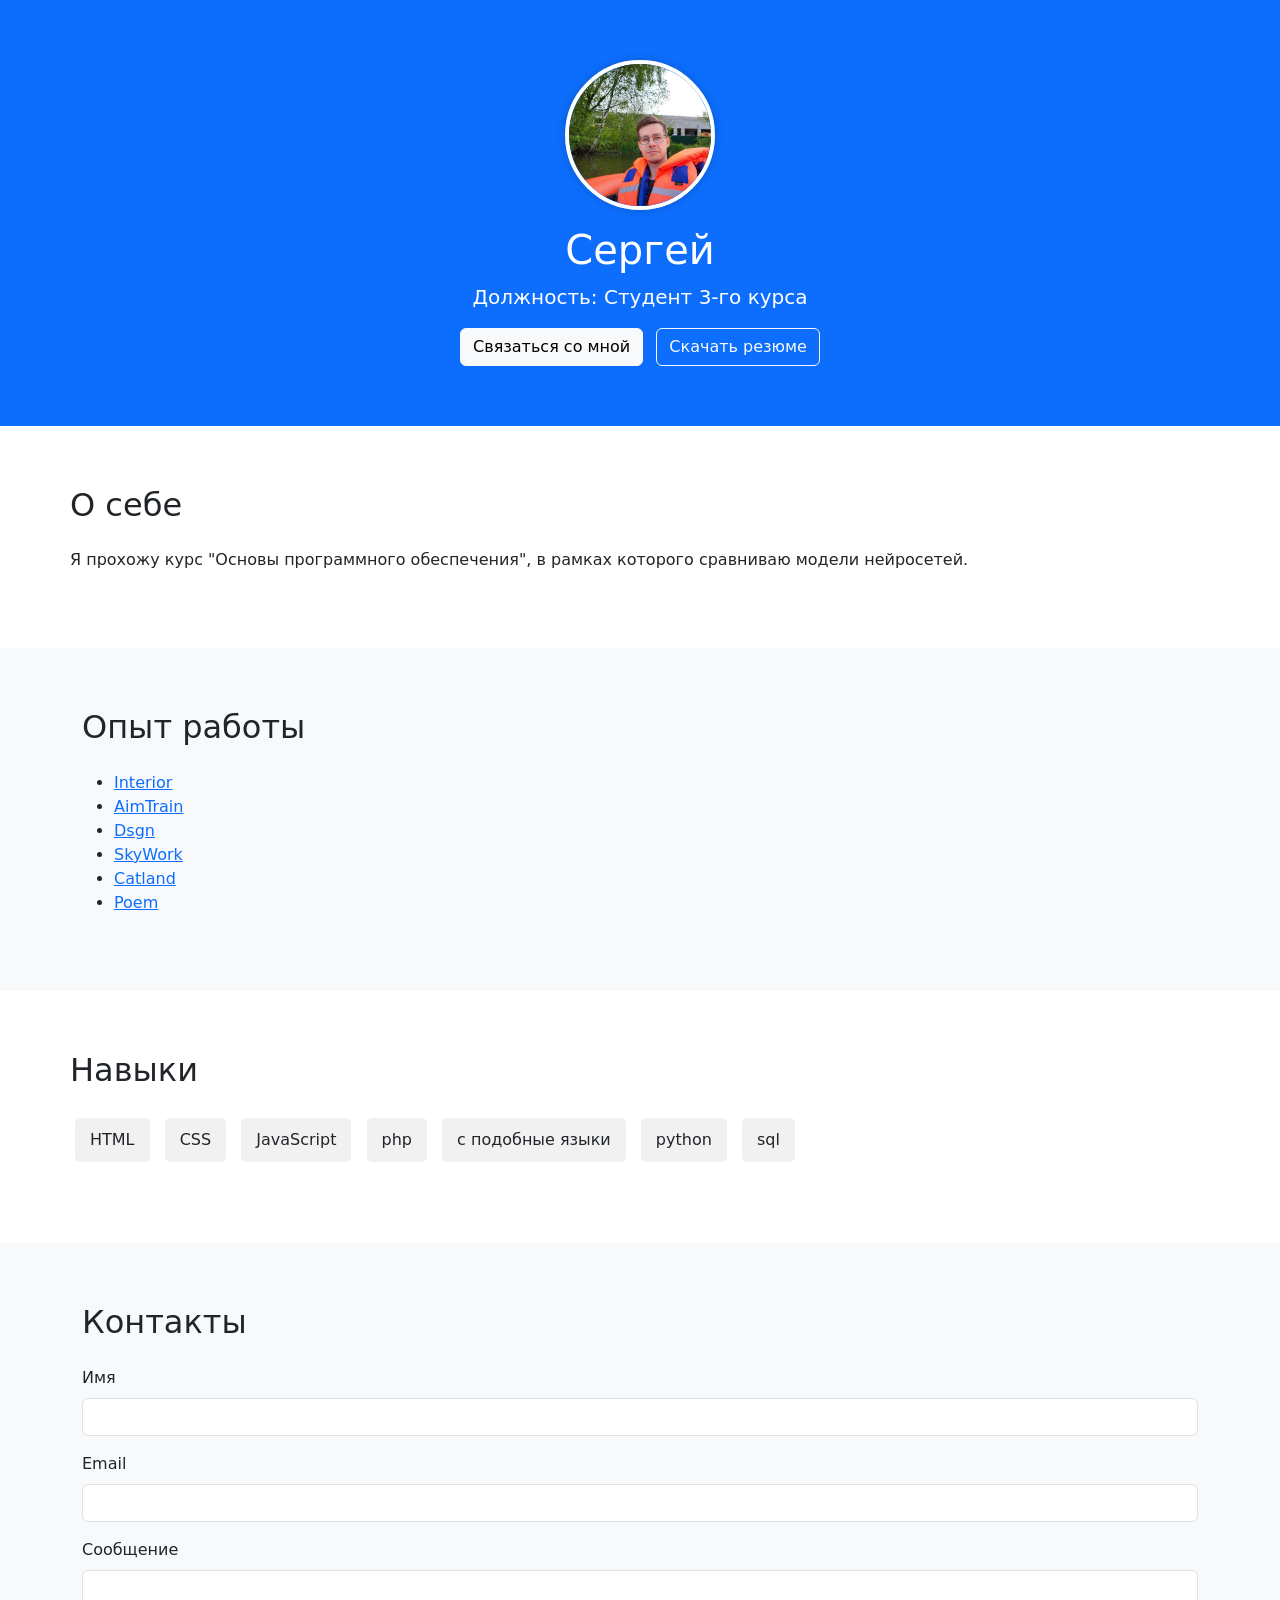
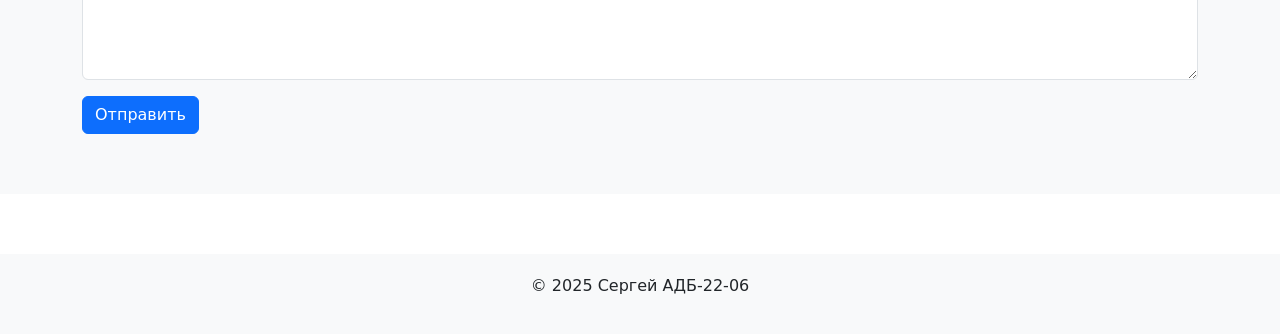
<file: chatgpt.html>
<!DOCTYPE html>
<html lang="ru">
<head>
  <meta charset="UTF-8">
  <meta name="viewport" content="width=device-width, initial-scale=1">
  <title>Резюме — Сергей</title>
  <link href="https://cdn.jsdelivr.net/npm/bootstrap@5.3.3/dist/css/bootstrap.min.css" rel="stylesheet">
  <style>
    body {
      scroll-behavior: smooth;
    }

    .circle-img {
      width: 150px;
      height: 150px;
      object-fit: cover;
      border-radius: 50%;
      border: 4px solid #fff;
      box-shadow: 0 0 10px rgba(0, 0, 0, 0.2);
    }

    .section {
      padding: 60px 0;
    }

    .skills-list li {
      display: inline-block;
      background: #f1f1f1;
      margin: 5px;
      padding: 10px 15px;
      border-radius: 5px;
    }

    footer {
      background: #f8f9fa;
      text-align: center;
      padding: 20px 0;
      margin-top: 60px;
    }

    .thank-you {
      display: none;
    }
  </style>
</head>
<body>

<!-- Header -->
<header class="bg-primary text-white text-center section">
  <img src="itsme.jpg" alt="Фото Сергея" class="circle-img mb-3">
  <h1>Сергей</h1>
  <p class="lead">Должность: Студент 3-го курса</p>
  <div class="mt-3">
    <a href="#contacts" class="btn btn-light me-2">Связаться со мной</a>
    <a href="#" class="btn btn-outline-light">Скачать резюме</a>
  </div>
</header>

<!-- О себе -->
<section class="section container">
  <h2 class="mb-4">О себе</h2>
  <p>Я прохожу курс "Основы программного обеспечения", в рамках которого сравниваю модели нейросетей.</p>
</section>

<!-- Опыт работы -->
<section class="section bg-light">
  <div class="container">
    <h2 class="mb-4">Опыт работы</h2>
    <ul>
      <li><a href="https://sergey-g1.github.io/interior" target="_blank">Interior</a></li>
      <li><a href="https://sergey-g1.github.io/aimTrain/" target="_blank">AimTrain</a></li>
      <li><a href="https://sergey-g1.github.io/dsgn/" target="_blank">Dsgn</a></li>
      <li><a href="https://sergey-g1.github.io/SkyWork/" target="_blank">SkyWork</a></li>
      <li><a href="https://sergey-g1.github.io/catland/" target="_blank">Catland</a></li>
      <li ><a href="https://sergey-g1.github.io/poem/" target="_blank">Poem</a></li>
  
    </ul>
  </div>
</section>

<!-- Навыки -->
<section class="section container">
  <h2 class="mb-4">Навыки</h2>
  <ul class="skills-list list-unstyled">
    <li>HTML</li>
    <li>CSS</li>
    <li>JavaScript</li>
    <li>php</li>
    <li>c подобные языки</li>
    <li>python</li>
    <li>sql</li>
  </ul>
</section>

<!-- Контакты -->
<section class="section bg-light" id="contacts">
  <div class="container">
    <h2 class="mb-4">Контакты</h2>
    <form id="contactForm">
      <div class="mb-3">
        <label for="name" class="form-label">Имя</label>
        <input type="text" class="form-control" id="name" required>
      </div>
      <div class="mb-3">
        <label for="email" class="form-label">Email</label>
        <input type="email" class="form-control" id="email" required>
      </div>
      <div class="mb-3">
        <label for="message" class="form-label">Сообщение</label>
        <textarea class="form-control" id="message" rows="4" required></textarea>
      </div>
      <button type="submit" class="btn btn-primary">Отправить</button>
    </form>
    <div class="alert alert-success mt-3 thank-you" role="alert">
      Спасибо за обращение!
    </div>
  </div>
</section>

<!-- Footer -->
<footer>
  <p>© 2025 Сергей АДБ-22-06</p>
</footer>

<script>
  // Простая валидация формы
  document.getElementById("contactForm").addEventListener("submit", function(e) {
    e.preventDefault();

    const name = document.getElementById("name").value.trim();
    const email = document.getElementById("email").value.trim();
    const message = document.getElementById("message").value.trim();

    if (!name || !email || !message) {
      alert("Пожалуйста, заполните все поля.");
      return;
    }

    // Имитация отправки
    document.querySelector(".thank-you").style.display = "block";
    this.reset();
  });
</script>

</body>
</html>
</file>
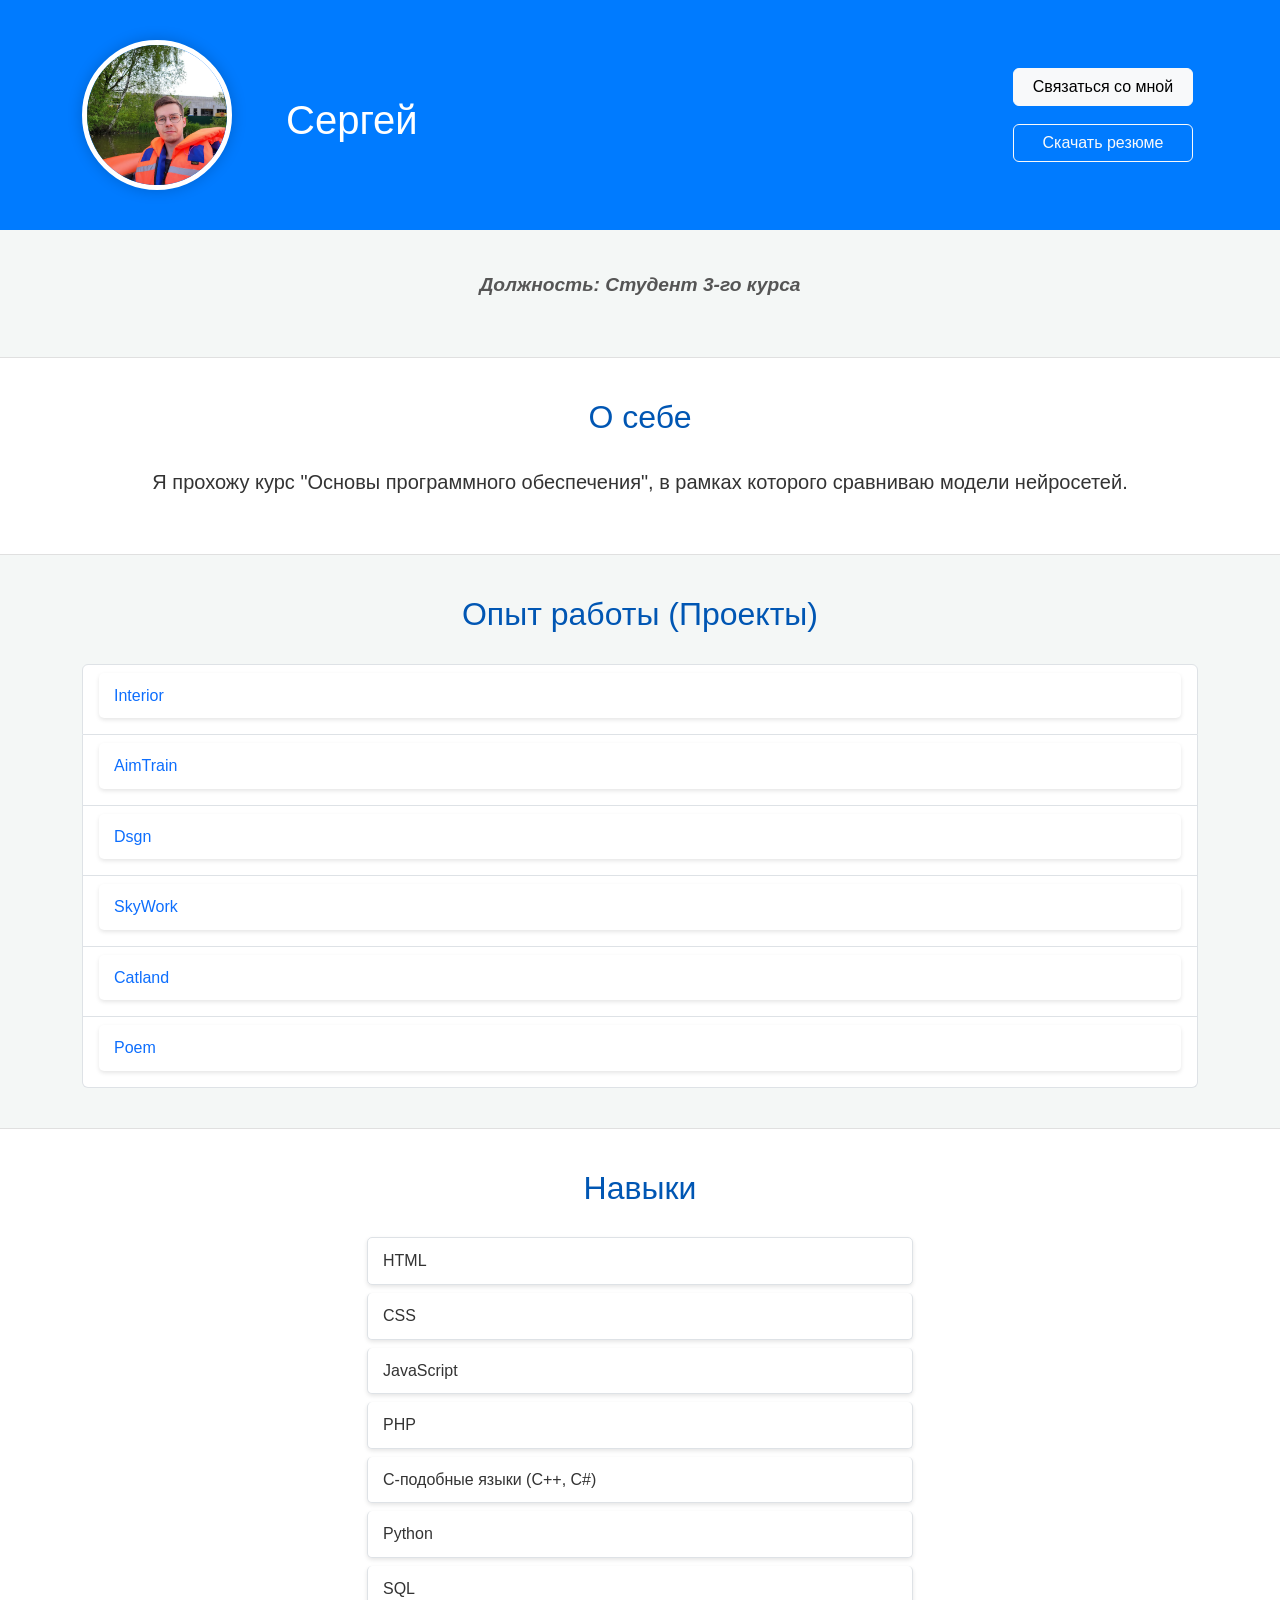
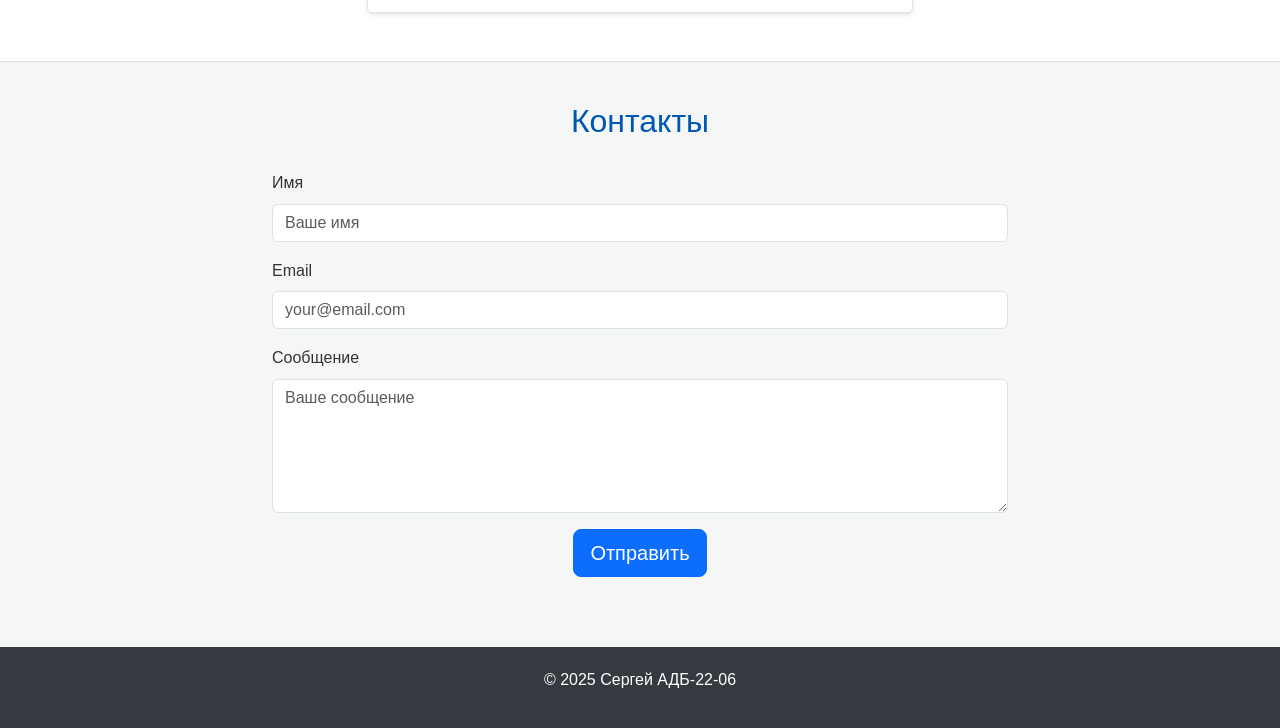
<file: gemini.html>
<!DOCTYPE html>
<html lang="ru">
<head>
    <meta charset="UTF-8">
    <meta name="viewport" content="width=device-width, initial-scale=1.0">
    <title>Резюме - Сергей</title>
    <!-- Bootstrap CSS -->
    <link href="https://cdn.jsdelivr.net/npm/bootstrap@5.3.3/dist/css/bootstrap.min.css" rel="stylesheet" integrity="sha384-QWTKZyjpPEjISv5WaRU9OFeRpok6YctnYmDr5pNlyT2bRjXh0JMhjY6hW+ALEwIH" crossorigin="anonymous">
    
    <style>
        body {
            font-family: 'Segoe UI', Tahoma, Geneva, Verdana, sans-serif;
            line-height: 1.6;
            background-color: #f4f7f6; /* Светлый фон для всей страницы */
            color: #333;
        }

        html {
            scroll-behavior: smooth;
        }

        .header {
            background-color: #007bff; /* Bootstrap primary color */
            color: white;
            padding: 40px 20px;
            text-align: center;
        }

        .header img {
            width: 150px;
            height: 150px;
            object-fit: cover; /* Чтобы изображение не искажалось */
            border: 5px solid white;
            box-shadow: 0 0 15px rgba(0,0,0,0.2);
        }

        .header h1 {
            margin-top: 20px;
            margin-bottom: 10px;
            font-size: 2.5rem;
        }

        .header .btn {
            margin: 10px 5px;
        }

        .section {
            padding: 40px 0;
            border-bottom: 1px solid #e0e0e0;
        }
        .section:last-of-type {
            border-bottom: none;
        }

        .section h2 {
            text-align: center;
            margin-bottom: 30px;
            color: #0056b3; /* Темнее основного синего */
        }

        #position p {
            text-align: center;
            font-size: 1.2rem;
            color: #555;
            font-style: italic;
        }

        #experience ul, #skills ul {
            list-style-type: none;
            padding-left: 0;
        }
        
        #experience li a, #skills li {
            display: block;
            padding: 10px 15px;
            margin-bottom: 8px;
            background-color: #ffffff;
            border-radius: 5px;
            box-shadow: 0 2px 4px rgba(0,0,0,0.1);
            transition: transform 0.2s ease-in-out, box-shadow 0.2s ease-in-out;
        }

        #experience li a:hover {
            transform: translateY(-2px);
            box-shadow: 0 4px 8px rgba(0,0,0,0.15);
            text-decoration: none;
            color: #0056b3;
        }
        
        #skills li {
             color: #333;
        }


        .contact-form input, .contact-form textarea {
            margin-bottom: 15px;
        }

        .form-feedback {
            margin-top: 15px;
            padding: 10px;
            border-radius: 5px;
            text-align: center;
        }

        .form-feedback.success {
            background-color: #d4edda;
            color: #155724;
            border: 1px solid #c3e6cb;
        }
        .form-feedback.error {
            background-color: #f8d7da;
            color: #721c24;
            border: 1px solid #f5c6cb;
        }


        .footer {
            background-color: #343a40; /* Bootstrap dark color */
            color: white;
            text-align: center;
            padding: 20px 0;
            margin-top: 30px;
        }

        /* Адаптивность для хедера */
        @media (min-width: 768px) {
            .header {
                display: flex;
                align-items: center;
                text-align: left;
            }
            .header img {
                margin-right: 30px;
            }
            .header-content {
                flex-grow: 1;
            }
            .header-actions {
                margin-left: auto; /* Прижимает кнопки вправо */
                display: flex;
                flex-direction: column; /* Кнопки друг под другом на больших экранах, если нужно */
                align-items: flex-end; /* Выравнивание кнопок по правому краю */
            }
             .header-actions .btn {
                min-width: 180px; /* Чтобы кнопки были одинаковой ширины */
            }
        }
         @media (max-width: 767.98px) {
            .header-actions {
                margin-top: 20px;
            }
        }
    </style>
</head>
<body>

    <!-- 1. Header -->
    <header class="header">
        <div class="container">
            <div class="row align-items-center">
                <div class="col-md-auto text-center text-md-start mb-3 mb-md-0">
                    <img src="itsme.jpg" alt="Сергей" class="rounded-circle">
                </div>
                <div class="col-md text-center text-md-start">
                    <h1>Сергей</h1>
                </div>
                <div class="col-md-auto text-center text-md-end">
                    <div class="header-actions">
                        <a href="#contacts" class="btn btn-light mb-2">Связаться со мной</a>
                        <a href="#" class="btn btn-outline-light">Скачать резюме</a>
                    </div>
                </div>
            </div>
        </div>
    </header>

    <main>
        <!-- 2. Должность -->
        <section id="position" class="section">
            <div class="container">
                <p><strong>Должность: Студент 3-го курса</strong></p>
            </div>
        </section>

        <!-- 3. О себе -->
        <section id="about" class="section bg-white">
            <div class="container">
                <h2>О себе</h2>
                <p class="lead text-center">
                    Я прохожу курс "Основы программного обеспечения", в рамках которого сравниваю модели нейросетей.
                </p>
            </div>
        </section>

        <!-- 4. Опыт работы -->
        <section id="experience" class="section">
            <div class="container">
                <h2>Опыт работы (Проекты)</h2>
                <ul class="list-group">
                    <li class="list-group-item"><a href="https://sergey-g1.github.io/interior" target="_blank" class="text-decoration-none">Interior</a></li>
                    <li class="list-group-item"><a href="https://sergey-g1.github.io/aimTrain/" target="_blank" class="text-decoration-none">AimTrain</a></li>
                    <li class="list-group-item"><a href="https://sergey-g1.github.io/dsgn/" target="_blank" class="text-decoration-none">Dsgn</a></li>
                    <li class="list-group-item"><a href="https://sergey-g1.github.io/SkyWork/" target="_blank" class="text-decoration-none">SkyWork</a></li>
                    <li class="list-group-item"><a href="https://sergey-g1.github.io/catland/" target="_blank" class="text-decoration-none">Catland</a></li>
                    <li class="list-group-item"><a href="https://sergey-g1.github.io/poem/" target="_blank" class="text-decoration-none">Poem</a></li>
                </ul>
            </div>
        </section>

        <!-- 5. Навыки -->
        <section id="skills" class="section bg-white">
            <div class="container">
                <h2>Навыки</h2>
                <div class="row">
                    <div class="col-md-6 offset-md-3">
                        <ul class="list-group">
                            <li class="list-group-item">HTML</li>
                            <li class="list-group-item">CSS</li>
                            <li class="list-group-item">JavaScript</li>
                            <li class="list-group-item">PHP</li>
                            <li class="list-group-item">C-подобные языки (C++, C#)</li>
                            <li class="list-group-item">Python</li>
                            <li class="list-group-item">SQL</li>
                        </ul>
                    </div>
                </div>
            </div>
        </section>

        <!-- 6. Контакты -->
        <section id="contacts" class="section">
            <div class="container">
                <h2>Контакты</h2>
                <div class="row">
                    <div class="col-md-8 offset-md-2">
                        <form id="contactForm">
                            <div class="mb-3">
                                <label for="contactName" class="form-label">Имя</label>
                                <input type="text" class="form-control" id="contactName" placeholder="Ваше имя" required>
                            </div>
                            <div class="mb-3">
                                <label for="contactEmail" class="form-label">Email</label>
                                <input type="email" class="form-control" id="contactEmail" placeholder="your@email.com" required>
                            </div>
                            <div class="mb-3">
                                <label for="contactMessage" class="form-label">Сообщение</label>
                                <textarea class="form-control" id="contactMessage" rows="5" placeholder="Ваше сообщение" required></textarea>
                            </div>
                            <div class="text-center">
                                <button type="submit" class="btn btn-primary btn-lg">Отправить</button>
                            </div>
                        </form>
                        <div id="formFeedback" class="form-feedback d-none mt-4"></div>
                    </div>
                </div>
            </div>
        </section>
    </main>

    <!-- 7. Footer -->
    <footer class="footer">
        <div class="container">
            <p>&copy; 2025 Сергей АДБ-22-06</p>
        </div>
    </footer>

    <!-- Bootstrap JS Bundle (Popper.js included) -->
    <script src="https://cdn.jsdelivr.net/npm/bootstrap@5.3.3/dist/js/bootstrap.bundle.min.js" integrity="sha384-YvpcrYf0tY3lHB60NNkmXc5s9fDVZLESaAA55NDzOxhy9GkcIdslK1eN7N6jIeHz" crossorigin="anonymous"></script>

    <script>
        document.addEventListener('DOMContentLoaded', function() {
            const contactForm = document.getElementById('contactForm');
            const formFeedback = document.getElementById('formFeedback');

            contactForm.addEventListener('submit', function(event) {
                event.preventDefault(); // Предотвращаем стандартную отправку формы

                const nameInput = document.getElementById('contactName');
                const emailInput = document.getElementById('contactEmail');
                const messageInput = document.getElementById('contactMessage');

                let isValid = true;
                let errors = [];

                // Сброс предыдущих ошибок Bootstrap
                nameInput.classList.remove('is-invalid');
                emailInput.classList.remove('is-invalid');
                messageInput.classList.remove('is-invalid');
                formFeedback.classList.add('d-none');
                formFeedback.textContent = '';


                if (nameInput.value.trim() === '') {
                    isValid = false;
                    nameInput.classList.add('is-invalid');
                    errors.push('Имя не может быть пустым.');
                }
                if (emailInput.value.trim() === '') {
                    isValid = false;
                    emailInput.classList.add('is-invalid');
                    errors.push('Email не может быть пустым.');
                } else if (!isValidEmail(emailInput.value.trim())) {
                    isValid = false;
                    emailInput.classList.add('is-invalid');
                    errors.push('Введите корректный Email.');
                }
                if (messageInput.value.trim() === '') {
                    isValid = false;
                    messageInput.classList.add('is-invalid');
                    errors.push('Сообщение не может быть пустым.');
                }

                if (isValid) {
                    // Имитация отправки
                    console.log('Форма отправлена (имитация):');
                    console.log('Имя:', nameInput.value);
                    console.log('Email:', emailInput.value);
                    console.log('Сообщение:', messageInput.value);

                    // Показываем сообщение об успехе
                    formFeedback.textContent = 'Спасибо за обращение!';
                    formFeedback.className = 'form-feedback success'; // Убираем d-none и добавляем success
                    
                    // Очищаем форму
                    contactForm.reset();

                    // Можно скрыть форму или заблокировать поля после успешной "отправки"
                    // contactForm.style.display = 'none'; 
                    // или
                    // nameInput.disabled = true;
                    // emailInput.disabled = true;
                    // messageInput.disabled = true;
                    // contactForm.querySelector('button[type="submit"]').disabled = true;

                } else {
                    // Показываем ошибки
                    formFeedback.innerHTML = '<strong>Пожалуйста, исправьте ошибки:</strong><br>' + errors.join('<br>');
                    formFeedback.className = 'form-feedback error'; // Убираем d-none и добавляем error
                }
            });

            function isValidEmail(email) {
                // Простая проверка email
                const emailRegex = /^[^\s@]+@[^\s@]+\.[^\s@]+$/;
                return emailRegex.test(email);
            }
        });
    </script>
</body>
</html>
</file>
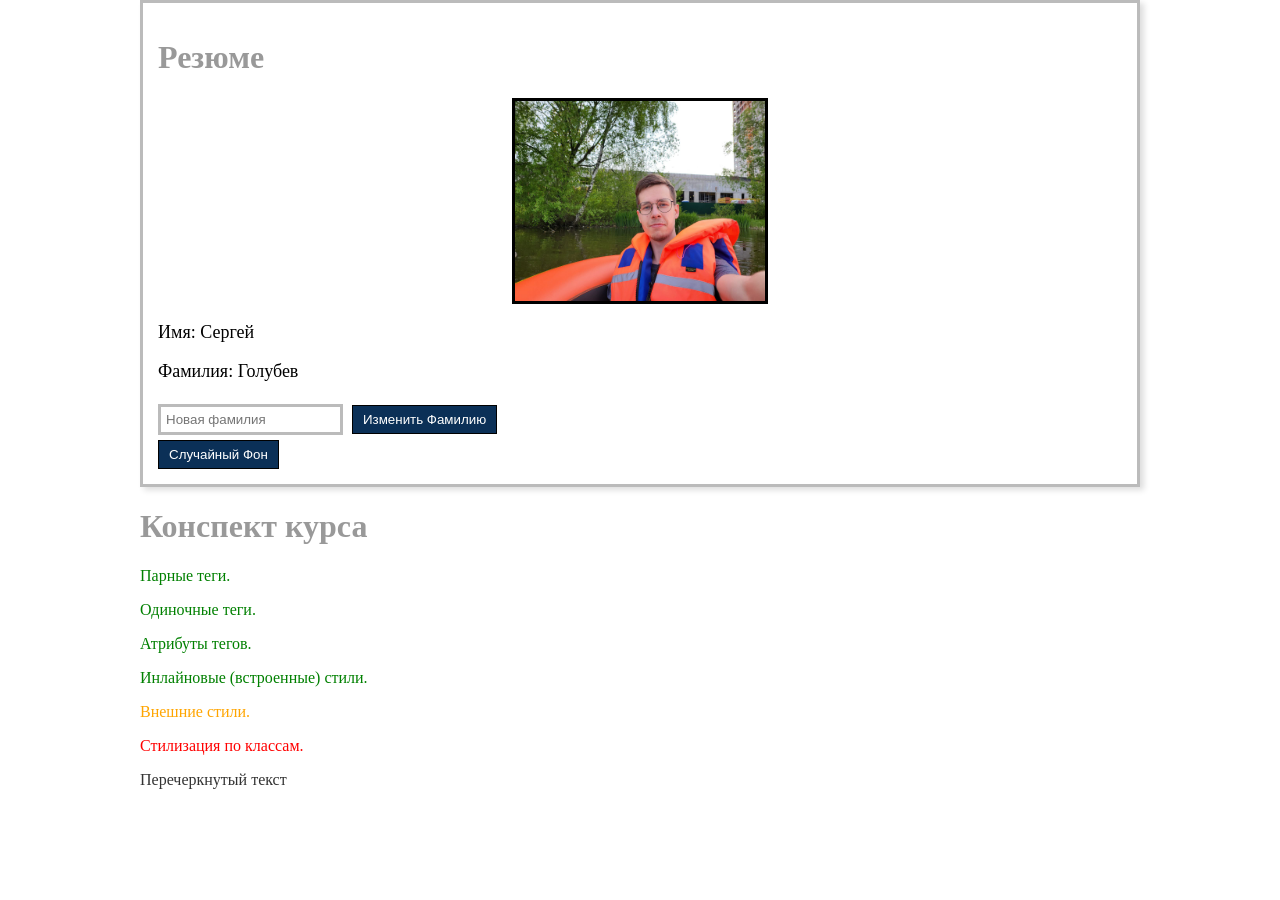
<file: index2.html>
<!DOCTYPE html>
<html lang="ru">
<head>
    <meta charset="UTF-8">
    <meta name="viewport" content="width=device-width, initial-scale=1.0">
    <title>ЛР 3 ОСПО</title>
    <link rel="stylesheet" href="style.css">
</head>
<body>
    <div class="resume">
        <h1>Резюме</h2>
        <img src="itsme.jpg" alt="">
        <p class="fio">Имя: Сергей</p>
        <p class="fio" id="lastname">Фамилия: Голубев</p>

        <div>
            <input type="text" id="newLastname" placeholder="Новая фамилия">
            <button id="change">Изменить Фамилию</button>
        </div>
        <div>
            <button id="random">Случайный Фон</button>
        </div>
    </div>
    <h1>Конспект курса</h1> 
    <p class="learned-ok">Парные теги.</p> 
    <p class="learned-ok">Одиночные теги.</p> 
    <p class="learned-ok">Атрибуты тегов.</p> 
    <p class="learned-ok">Инлайновые (встроенные) стили.</p> 
    <p class="learning-in-progress">Внешние стили.</p> 
    <p class="not-learned">Стилизация по классам.</p>

    <p id="name">Перечеркнутый текст</p>
    <script src="script.js"></script>
</body>
</html>
</file>
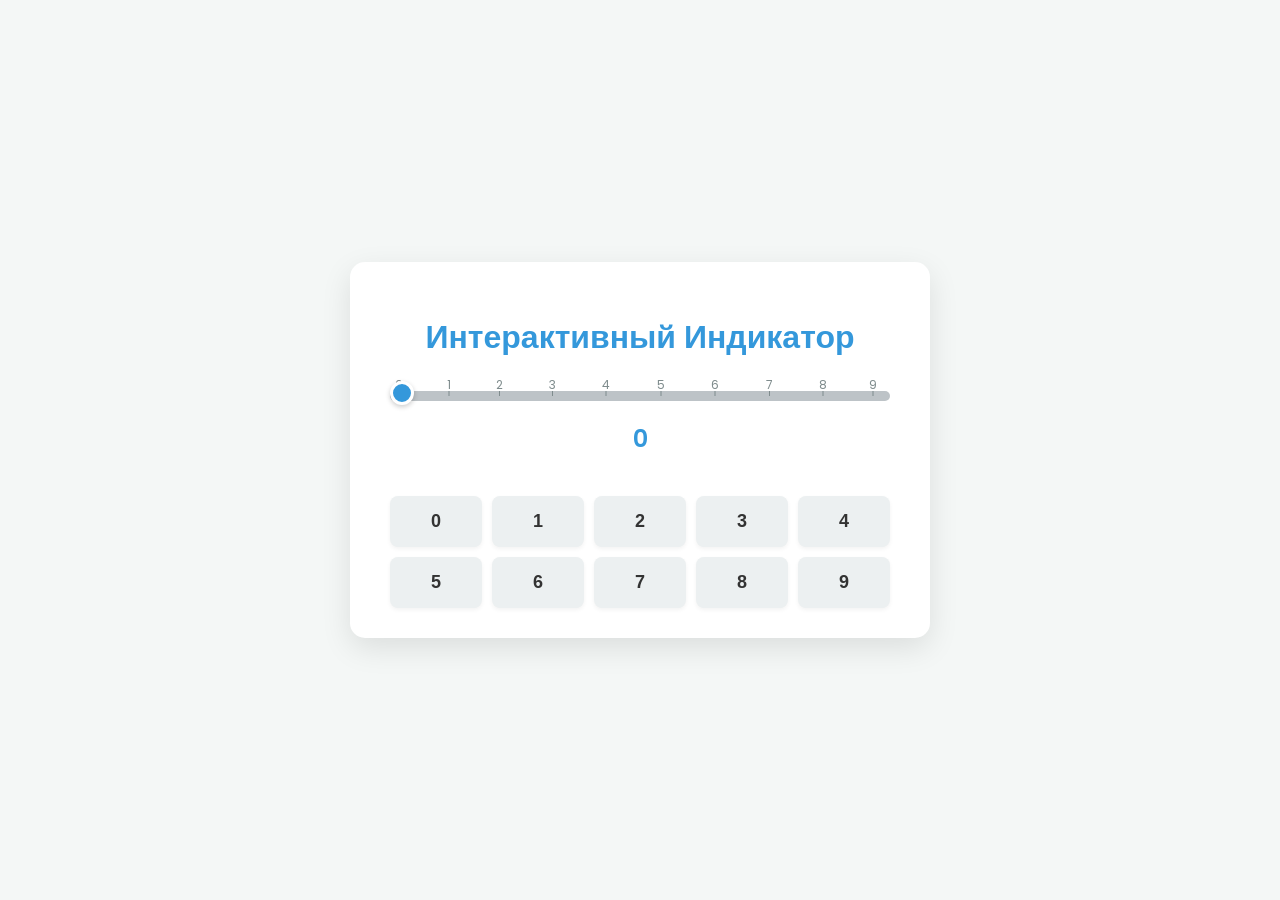
<file: indicator.html>
<!DOCTYPE html>
<html lang="ru">
<head>
    <meta charset="UTF-8">
    <meta name="viewport" content="width=device-width, initial-scale=1.0">
    <title>Стрелочный Индикатор</title>
    <link href="https://fonts.googleapis.com/css2?family=Poppins:wght@300;400;600&display=swap" rel="stylesheet">
    <style>
:root {
    --primary-color: #3498db;
    --secondary-color: #2ecc71;
    --danger-color: #e74c3c;
    --light-gray: #ecf0f1;
    --dark-gray: #7f8c8d;
    --text-color: #333;
    --background-color: #f4f7f6;
    --background-color-high: #fadbd8;
    --indicator-track-color: #bdc3c7;
    --indicator-thumb-color: var(--primary-color);
    --indicator-thumb-color-high: var(--danger-color);
    --font-family: 'Poppins', sans-serif;
}

body {
    font-family: var(--font-family);
    background-color: var(--background-color);
    color: var(--text-color);
    display: flex;
    justify-content: center;
    align-items: center;
    min-height: 100vh;
    margin: 0;
    padding: 20px;
    box-sizing: border-box;
    transition: background-color 0.5s ease;
}

body.high-value-active {
    background-color: var(--background-color-high);
}

.container {
    background-color: white;
    padding: 30px 40px;
    border-radius: 15px;
    box-shadow: 0 10px 30px rgba(0, 0, 0, 0.1);
    text-align: center;
    width: 100%;
    max-width: 500px;
}

h1 {
    color: var(--primary-color);
    margin-bottom: 30px;
    font-weight: 600;
}

.indicator-wrapper {
    margin-bottom: 40px;
    position: relative;
}

.indicator-track {
    background-color: var(--indicator-track-color);
    height: 10px;
    border-radius: 5px;
    position: relative;
    margin: 20px 0;
}

.indicator-ticks {
    position: absolute;
    top: -15px;
    left: 0;
    right: 0;
    height: 10px;
    display: flex;
    justify-content: space-between;
    padding: 0 5px;
    pointer-events: none;
}

.indicator-ticks span {
    font-size: 12px;
    color: var(--dark-gray);
    position: relative;
}
.indicator-ticks span::before {
    content: '';
    position: absolute;
    bottom: -10px;
    left: 50%;
    transform: translateX(-50%);
    width: 1px;
    height: 5px;
    background-color: var(--dark-gray);
}

#arrowIndicator {
    -webkit-appearance: none;
    appearance: none;
    width: 100%;
    height: 10px;
    background: transparent;
    outline: none;
    position: absolute;
    top: 0;
    left: 0;
    margin: 0;
    cursor: pointer;
}

#arrowIndicator::-webkit-slider-thumb {
    -webkit-appearance: none;
    appearance: none;
    width: 24px;
    height: 24px;
    background-color: var(--indicator-thumb-color);
    border-radius: 50%;
    border: 3px solid white;
    box-shadow: 0 2px 5px rgba(0,0,0,0.2);
    margin-top: -7px;
    transition: background-color 0.3s ease, transform 0.2s ease;
}
#arrowIndicator::-webkit-slider-thumb:hover {
    transform: scale(1.1);
}
#arrowIndicator.high-value::-webkit-slider-thumb {
    background-color: var(--indicator-thumb-color-high);
}

#arrowIndicator::-moz-range-thumb {
    width: 24px;
    height: 24px;
    background-color: var(--indicator-thumb-color);
    border-radius: 50%;
    border: 3px solid white;
    box-shadow: 0 2px 5px rgba(0,0,0,0.2);
    cursor: pointer;
    transition: background-color 0.3s ease, transform 0.2s ease;
}
#arrowIndicator::-moz-range-thumb:hover {
    transform: scale(1.1);
}
#arrowIndicator.high-value::-moz-range-thumb {
    background-color: var(--indicator-thumb-color-high);
}

#arrowIndicator::-ms-thumb {
    width: 24px;
    height: 24px;
    background-color: var(--indicator-thumb-color);
    border-radius: 50%;
    border: 3px solid white;
    box-shadow: 0 2px 5px rgba(0,0,0,0.2);
    margin-top: 0px;
    cursor: pointer;
    transition: background-color 0.3s ease, transform 0.2s ease;
}
#arrowIndicator.high-value::-ms-thumb {
    background-color: var(--indicator-thumb-color-high);
}
#arrowIndicator::-ms-track {
    width: 100%;
    height: 10px;
    cursor: pointer;
    background: transparent;
    border-color: transparent;
    color: transparent;
}
#arrowIndicator::-ms-fill-lower {
    background: var(--indicator-track-color);
    border-radius: 5px;
}
#arrowIndicator::-ms-fill-upper {
    background: var(--indicator-track-color);
    border-radius: 5px;
}

.indicator-value-display {
    margin-top: 15px;
    font-size: 24px;
    font-weight: 600;
    color: var(--primary-color);
    transition: color 0.3s ease;
}

.indicator-value-display.high-value {
    color: var(--danger-color);
}

.keyboard {
    display: grid;
    grid-template-columns: repeat(5, 1fr);
    gap: 10px;
    margin-top: 30px;
}

.keyboard button {
    background-color: var(--light-gray);
    color: var(--text-color);
    border: none;
    border-radius: 8px;
    padding: 15px 0;
    font-size: 18px;
    font-weight: 600;
    cursor: pointer;
    transition: background-color 0.2s ease, transform 0.1s ease, box-shadow 0.2s ease;
    box-shadow: 0 2px 4px rgba(0,0,0,0.05);
}

.keyboard button:hover {
    background-color: #dcdde1;
    box-shadow: 0 4px 8px rgba(0,0,0,0.1);
}

.keyboard button:active {
    background-color: var(--primary-color);
    color: white;
    transform: scale(0.95);
}
    </style>
</head>
<body>
    <div class="container">
        <h1>Интерактивный Индикатор</h1>

        <div class="indicator-wrapper">
            <div class="indicator-track">
                <div class="indicator-ticks">
                </div>
                <input type="range" id="arrowIndicator" min="0" max="9" value="0" step="1">
            </div>
            <div class="indicator-value-display" id="currentValueDisplay">0</div>
        </div>

        <div class="keyboard" id="keyboard">
        </div>
    </div>

    <script src="main.js"></script>
</body>
</html>
</file>
<file: style.css>
body {
  max-width: 1000px;
  font-family: Tahoma, serif;
  font-size: 16px;
  color: #333333;
  margin: 0 auto 0 auto;
}
h1 {
  color: #999999;
}
.learned-ok {
  color: green;
}
.learning-in-progress {
  color: orange;
}
.not-learned {
  color: red;
}

.resume {
  border: 3px solid #bbbbbb;
  padding: 15px;
  margin-bottom: 20px;
  box-shadow: 4px 3px 6px #dddddd;
}

.resume img {
  width: 250px;
  height: 200px;
  border: 3px solid #000000;
  margin: 0 auto 5px auto;
  display: block;
}

.fio {
  font-size: 18px;
  color: #000000; 
}

.resume input {
  padding: 5px;
  border: 3px solid #bbbbbb;
  margin-right: 5px;
}

.resume button {
  padding: 6px 10px;
  color: white; 
  background-color: #0b3057;
  border: 1px solid #000000;
  margin-top: 5px;
  cursor: pointer;
}

.resume button:hover {
  background-color: #0056b3;
}
</file>
